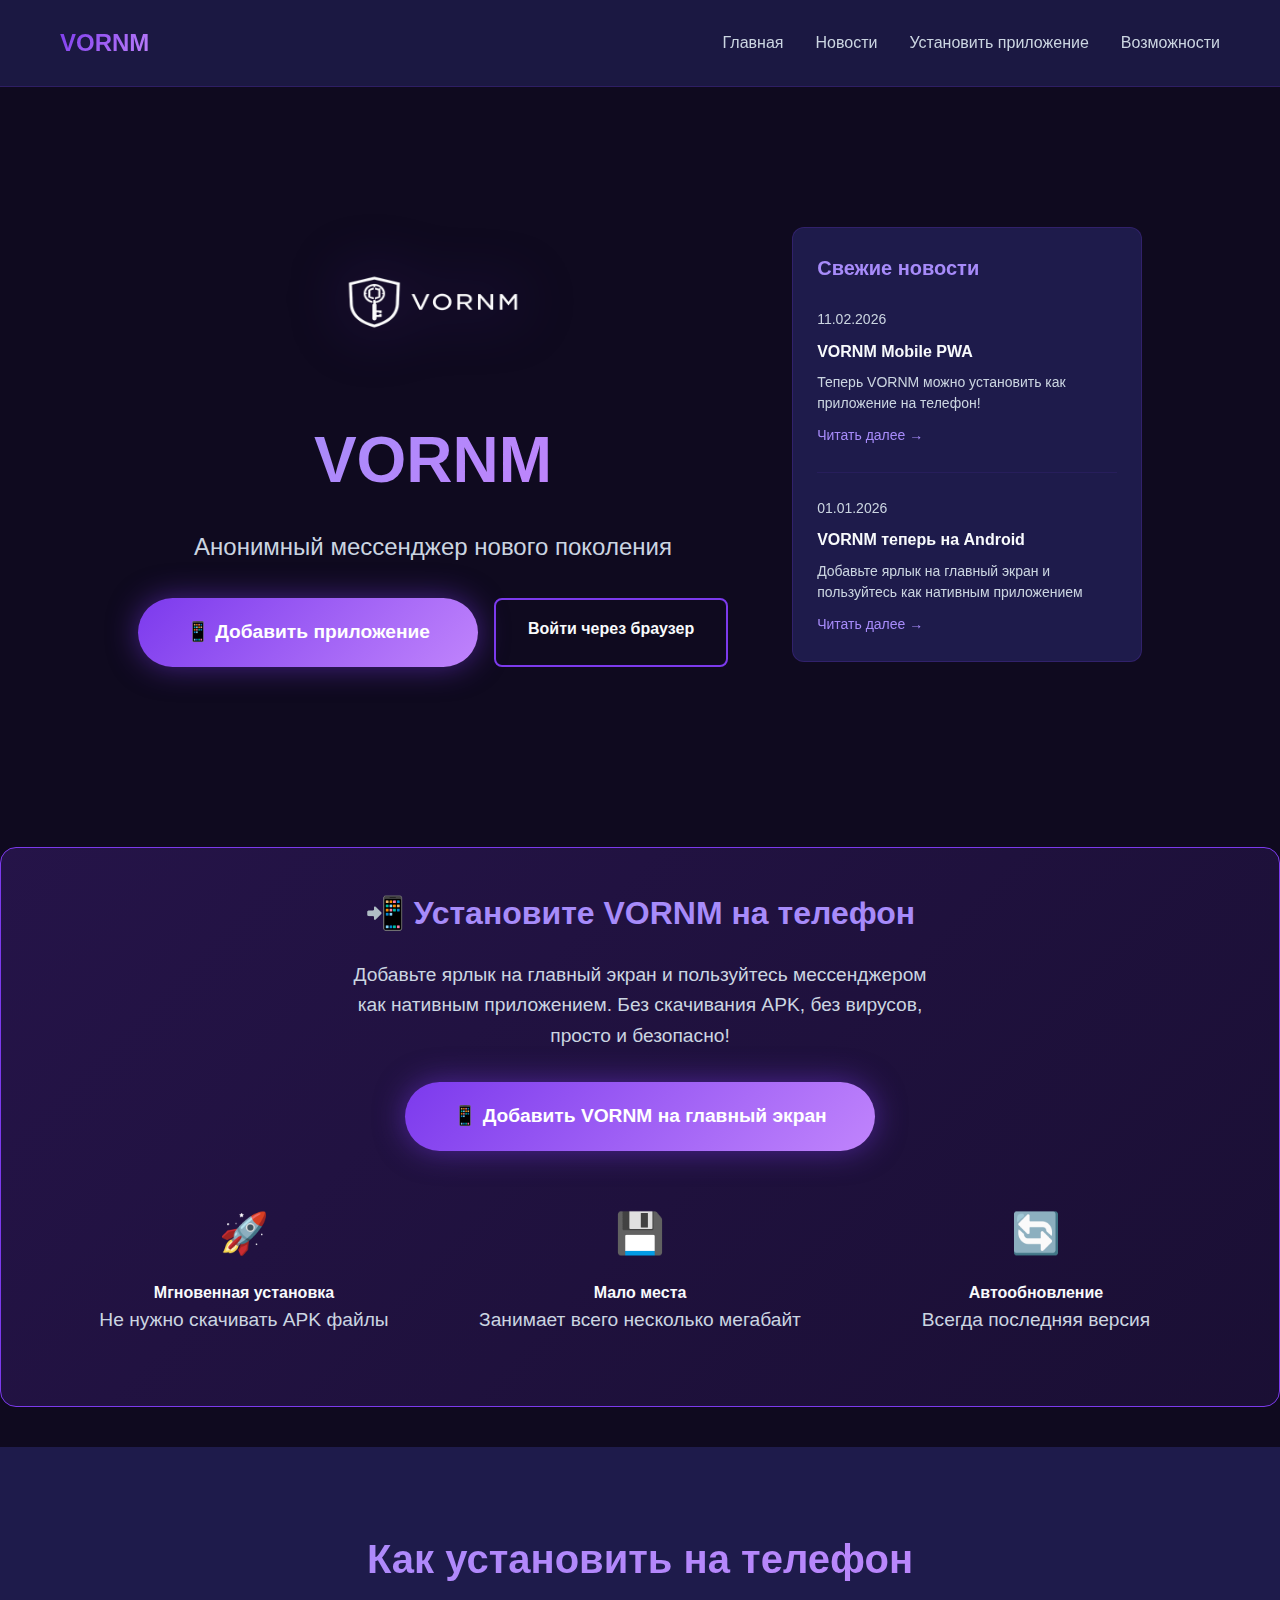
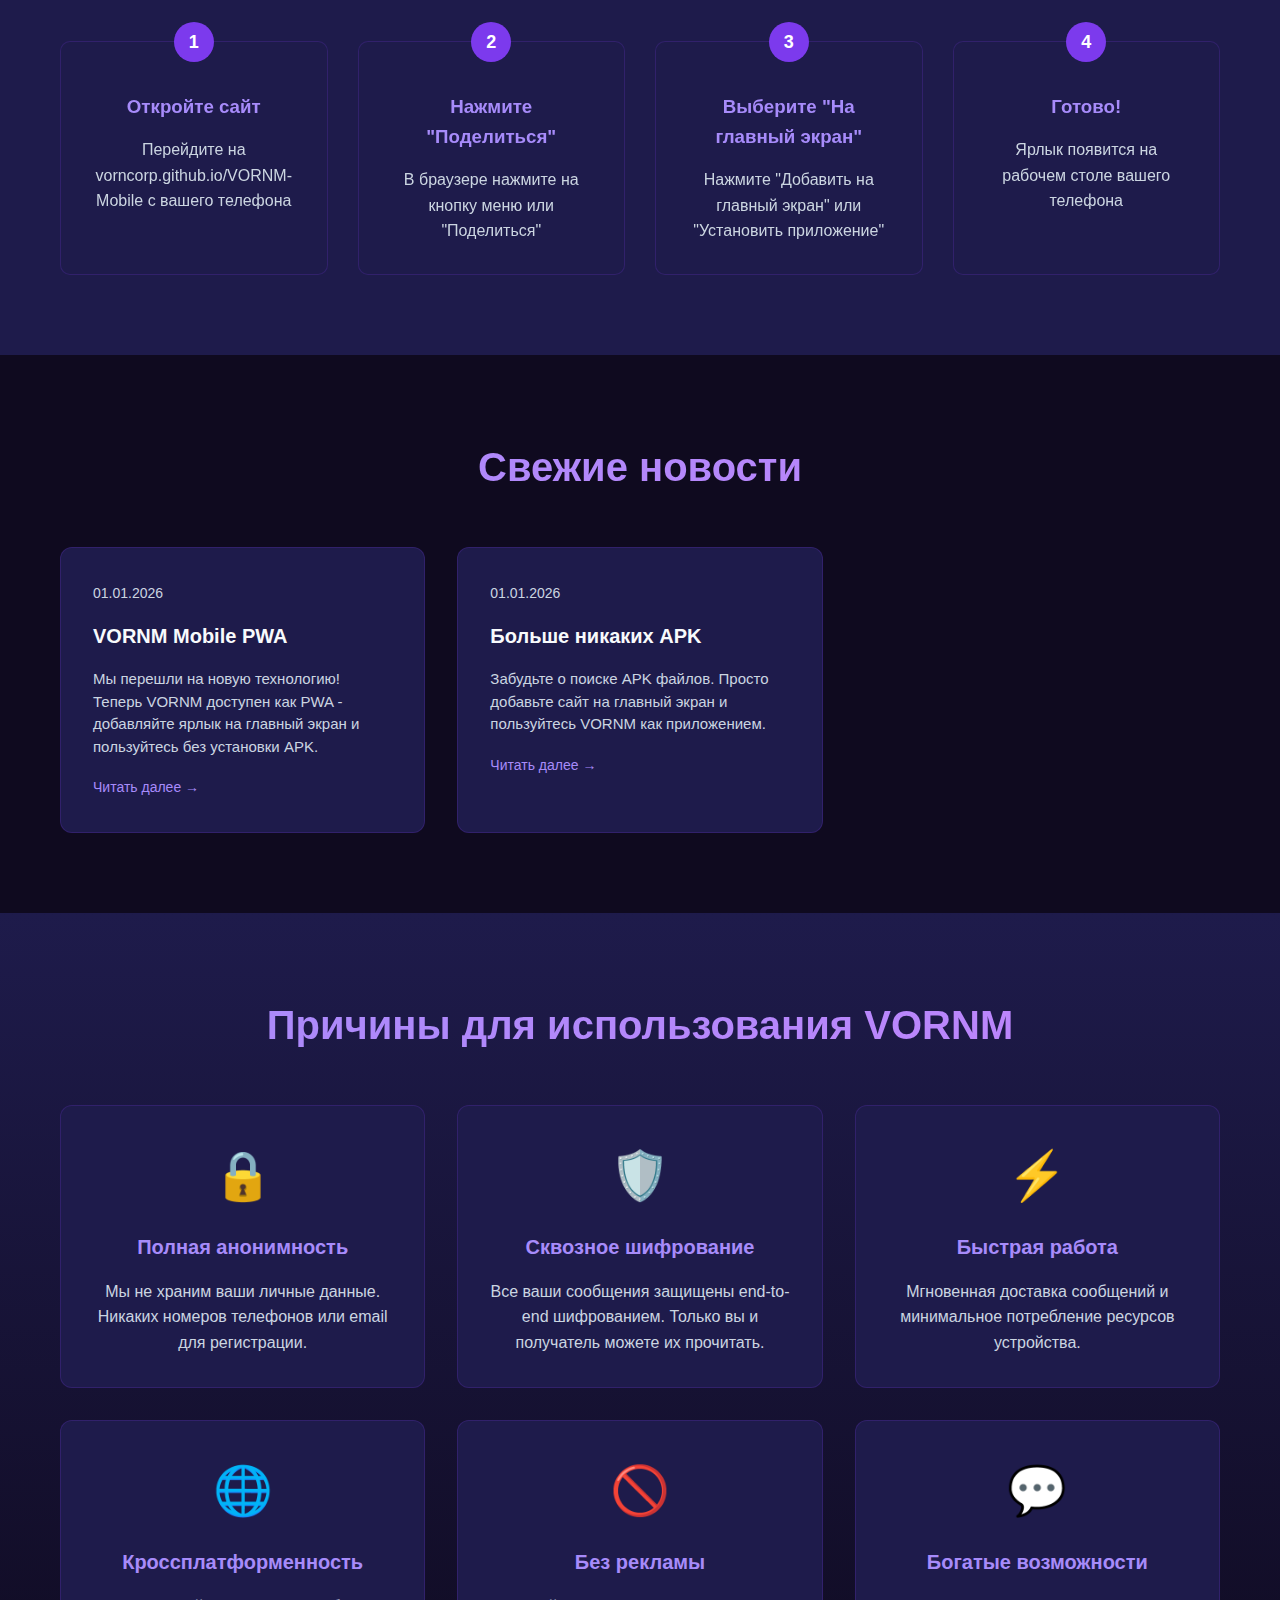
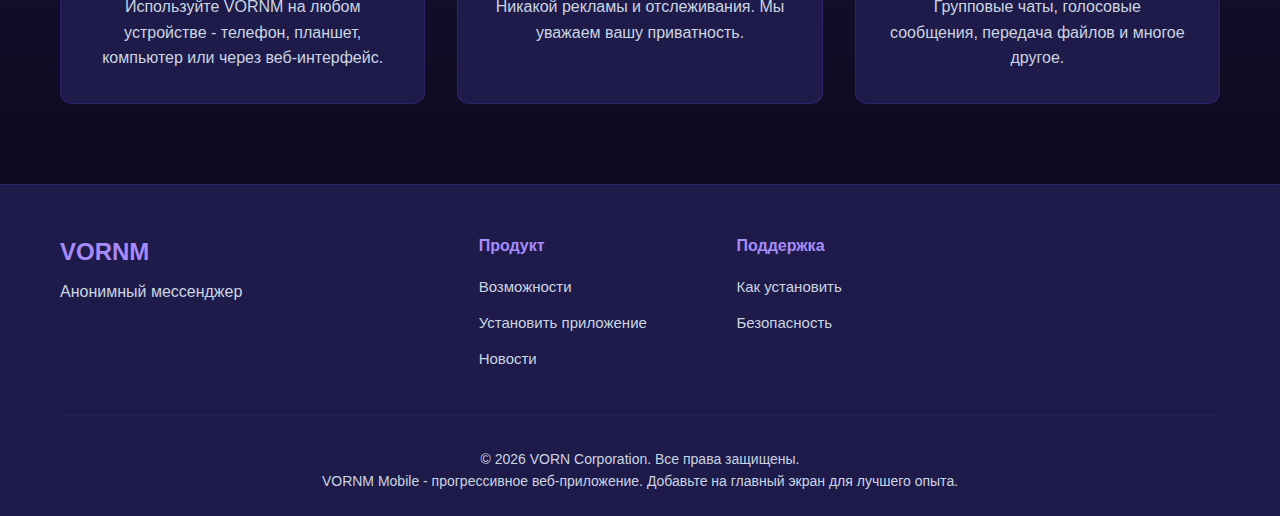
<file: docs/index.html>
<!DOCTYPE html>
<html lang="ru">
<head>
    <meta charset="UTF-8">
    <meta name="viewport" content="width=device-width, initial-scale=1.0">
    <title>VORNM - Анонимный мессенджер</title>
    <link rel="stylesheet" href="css/styles.css">
    <style>
        /* Дополнительные стили для новой концепции */
        .app-install {
            background: linear-gradient(135deg, rgba(124,58,237,0.2) 0%, rgba(124,58,237,0.1) 100%);
            border-radius: 16px;
            padding: 40px;
            margin: 40px 0;
            text-align: center;
            border: 1px solid var(--primary);
        }
        
        .app-install h3 {
            font-size: 2rem;
            margin-bottom: 20px;
            color: var(--primary-light);
        }
        
        .app-install p {
            font-size: 1.2rem;
            margin-bottom: 30px;
            max-width: 600px;
            margin-left: auto;
            margin-right: auto;
            color: var(--text-muted);
        }
        
        .btn-install {
            background: linear-gradient(135deg, var(--primary), var(--secondary));
            padding: 1.2rem 3rem;
            font-size: 1.2rem;
            border-radius: 50px;
            box-shadow: 0 0 30px rgba(124, 58, 237, 0.5);
            animation: pulse 2s infinite;
        }
        
        @keyframes pulse {
            0% {
                box-shadow: 0 0 0 0 rgba(124, 58, 237, 0.7);
            }
            70% {
                box-shadow: 0 0 0 15px rgba(124, 58, 237, 0);
            }
            100% {
                box-shadow: 0 0 0 0 rgba(124, 58, 237, 0);
            }
        }
        
        .install-features {
            display: grid;
            grid-template-columns: repeat(3, 1fr);
            gap: 30px;
            margin-top: 50px;
        }
        
        .install-feature {
            text-align: center;
        }
        
        .install-icon {
            font-size: 2.5rem;
            margin-bottom: 15px;
        }
        
        .instructions {
            padding: 80px 0;
            background-color: var(--bg-card);
        }
        
        .instructions-steps {
            display: grid;
            grid-template-columns: repeat(auto-fit, minmax(250px, 1fr));
            gap: 30px;
            margin-top: 50px;
        }
        
        .instruction-step {
            background: var(--dark);
            padding: 30px;
            border-radius: 10px;
            border: 1px solid rgba(124, 58, 237, 0.2);
            text-align: center;
            position: relative;
        }
        
        .step-number {
            position: absolute;
            top: -20px;
            left: 50%;
            transform: translateX(-50%);
            width: 40px;
            height: 40px;
            background: var(--primary);
            color: white;
            border-radius: 50%;
            display: flex;
            align-items: center;
            justify-content: center;
            font-weight: bold;
            font-size: 18px;
        }
        
        .instruction-step h3 {
            margin-top: 20px;
            margin-bottom: 15px;
            color: var(--primary-light);
        }
        
        .instruction-step p {
            color: var(--text-muted);
            line-height: 1.6;
        }
        
        @media (max-width: 768px) {
            .install-features {
                grid-template-columns: 1fr;
            }
            
            .app-install h3 {
                font-size: 1.5rem;
            }
            
            .instructions-steps {
                grid-template-columns: 1fr;
            }
        }
    </style>
</head>
<body>
    <!-- Header -->
    <header class="header">
        <div class="container">
            <nav class="nav">
                <div class="logo-text">VORNM</div>
                <div class="nav-links">
                    <a href="index.html">Главная</a>
                    <a href="news.html">Новости</a>
                    <a href="https://vorncorp.github.io/VORNM-Mobile/" target="_blank">Установить приложение</a>
                    <a href="#features">Возможности</a>
                </div>
            </nav>
        </div>
    </header>

    <!-- Hero Section -->
    <section class="hero">
        <div class="container hero-container">
            <div class="hero-content">
                <img src="logos/logo.png" alt="VORNM Logo" class="hero-logo">
                <h1 class="hero-title">VORNM</h1>
                <p class="hero-subtitle">Анонимный мессенджер нового поколения</p>
                <div class="hero-buttons">
                    <a href="https://vorncorp.github.io/VORNM-Mobile/" target="_blank" class="btn btn-primary btn-install">📱 Добавить приложение</a>
                    <a href="https://handsomely-shapely-dotterel.cloudpub.ru:443" target="_blank" class="btn btn-secondary">Войти через браузер</a>
                </div>
            </div>

            <!-- Side News -->
            <aside class="side-news">
                <h3 class="side-news-title">Свежие новости</h3>
                <div class="news-list">
                    <article class="news-item">
                        <span class="news-date">11.02.2026</span>
                        <h4 class="news-title">VORNM Mobile PWA</h4>
                        <p class="news-excerpt">Теперь VORNM можно установить как приложение на телефон!</p>
                        <a href="news.html" class="news-link">Читать далее →</a>
                    </article>
                    <article class="news-item">
                        <span class="news-date">01.01.2026</span>
                        <h4 class="news-title">VORNM теперь на Android</h4>
                        <p class="news-excerpt">Добавьте ярлык на главный экран и пользуйтесь как нативным приложением</p>
                        <a href="news.html" class="news-link">Читать далее →</a>
                    </article>
                </div>
            </aside>
        </div>
    </section>

    <!-- App Install Section -->
    <section class="app-install" id="install">
        <div class="container">
            <h3>📲 Установите VORNM на телефон</h3>
            <p>Добавьте ярлык на главный экран и пользуйтесь мессенджером как нативным приложением. Без скачивания APK, без вирусов, просто и безопасно!</p>
            
            <a href="https://vorncorp.github.io/VORNM-Mobile/" target="_blank" class="btn btn-primary btn-install">
                📱 Добавить VORNM на главный экран
            </a>
            
            <div class="install-features">
                <div class="install-feature">
                    <div class="install-icon">🚀</div>
                    <h4>Мгновенная установка</h4>
                    <p>Не нужно скачивать APK файлы</p>
                </div>
                <div class="install-feature">
                    <div class="install-icon">💾</div>
                    <h4>Мало места</h4>
                    <p>Занимает всего несколько мегабайт</p>
                </div>
                <div class="install-feature">
                    <div class="install-icon">🔄</div>
                    <h4>Автообновление</h4>
                    <p>Всегда последняя версия</p>
                </div>
            </div>
        </div>
    </section>

    <!-- Instructions Section -->
    <section class="instructions" id="instructions">
        <div class="container">
            <h2 class="section-title">Как установить на телефон</h2>
            <div class="instructions-steps">
                <div class="instruction-step">
                    <div class="step-number">1</div>
                    <h3>Откройте сайт</h3>
                    <p>Перейдите на vorncorp.github.io/VORNM-Mobile с вашего телефона</p>
                </div>
                <div class="instruction-step">
                    <div class="step-number">2</div>
                    <h3>Нажмите "Поделиться"</h3>
                    <p>В браузере нажмите на кнопку меню или "Поделиться"</p>
                </div>
                <div class="instruction-step">
                    <div class="step-number">3</div>
                    <h3>Выберите "На главный экран"</h3>
                    <p>Нажмите "Добавить на главный экран" или "Установить приложение"</p>
                </div>
                <div class="instruction-step">
                    <div class="step-number">4</div>
                    <h3>Готово!</h3>
                    <p>Ярлык появится на рабочем столе вашего телефона</p>
                </div>
            </div>
        </div>
    </section>

    <!-- News Section -->
    <section class="news-section">
        <div class="container">
            <h2 class="section-title">Свежие новости</h2>
            <div class="news-grid">
                <article class="news-card">
                    <span class="news-date">01.01.2026</span>
                    <h3 class="news-title">VORNM Mobile PWA</h3>
                    <p class="news-excerpt">Мы перешли на новую технологию! Теперь VORNM доступен как PWA - добавляйте ярлык на главный экран и пользуйтесь без установки APK.</p>
                    <a href="news.html" class="news-link">Читать далее →</a>
                </article>
                <article class="news-card">
                    <span class="news-date">01.01.2026</span>
                    <h3 class="news-title">Больше никаких APK</h3>
                    <p class="news-excerpt">Забудьте о поиске APK файлов. Просто добавьте сайт на главный экран и пользуйтесь VORNM как приложением.</p>
                    <a href="news.html" class="news-link">Читать далее →</a>
                </article>
            </div>
        </div>
    </section>

    <!-- Features Section -->
    <section class="features" id="features">
        <div class="container">
            <h2 class="section-title">Причины для использования VORNM</h2>
            <div class="features-grid">
                <div class="feature-card">
                    <div class="feature-icon">🔒</div>
                    <h3>Полная анонимность</h3>
                    <p>Мы не храним ваши личные данные. Никаких номеров телефонов или email для регистрации.</p>
                </div>
                <div class="feature-card">
                    <div class="feature-icon">🛡️</div>
                    <h3>Сквозное шифрование</h3>
                    <p>Все ваши сообщения защищены end-to-end шифрованием. Только вы и получатель можете их прочитать.</p>
                </div>
                <div class="feature-card">
                    <div class="feature-icon">⚡</div>
                    <h3>Быстрая работа</h3>
                    <p>Мгновенная доставка сообщений и минимальное потребление ресурсов устройства.</p>
                </div>
                <div class="feature-card">
                    <div class="feature-icon">🌐</div>
                    <h3>Кроссплатформенность</h3>
                    <p>Используйте VORNM на любом устройстве - телефон, планшет, компьютер или через веб-интерфейс.</p>
                </div>
                <div class="feature-card">
                    <div class="feature-icon">🚫</div>
                    <h3>Без рекламы</h3>
                    <p>Никакой рекламы и отслеживания. Мы уважаем вашу приватность.</p>
                </div>
                <div class="feature-card">
                    <div class="feature-icon">💬</div>
                    <h3>Богатые возможности</h3>
                    <p>Групповые чаты, голосовые сообщения, передача файлов и многое другое.</p>
                </div>
            </div>
        </div>
    </section>

    <!-- Footer -->
    <footer class="footer">
        <div class="container">
            <div class="footer-content">
                <div class="footer-brand">
                    <h3>VORNM</h3>
                    <p>Анонимный мессенджер</p>
                </div>
                <div class="footer-links">
                    <div class="footer-column">
                        <h4>Продукт</h4>
                        <a href="#features">Возможности</a>
                        <a href="https://vorncorp.github.io/VORNM-Mobile/" target="_blank">Установить приложение</a>
                        <a href="news.html">Новости</a>
                    </div>
                    <div class="footer-column">
                        <h4>Поддержка</h4>
                        <a href="#instructions">Как установить</a>
                        <a href="#features">Безопасность</a>
                    </div>
                </div>
            </div>
            <div class="footer-bottom">
                <p>&copy; 2026 VORN Corporation. Все права защищены.</p>
                <p class="footer-note">VORNM Mobile - прогрессивное веб-приложение. Добавьте на главный экран для лучшего опыта.</p>
            </div>
        </div>
    </footer>

    <script>
        document.addEventListener('DOMContentLoaded', function() {
            // Плавный скролл для якорных ссылок
            document.querySelectorAll('a[href^="#"]').forEach(anchor => {
                anchor.addEventListener('click', function (e) {
                    e.preventDefault();
                    
                    const targetId = this.getAttribute('href');
                    if (targetId === '#') return;
                    
                    const targetElement = document.querySelector(targetId);
                    if (targetElement) {
                        targetElement.scrollIntoView({
                            behavior: 'smooth',
                            block: 'start'
                        });
                    }
                });
            });
            
            // Обработка кнопки "Войти через браузер"
            const webLoginBtn = document.querySelector('.btn-secondary');
            if (webLoginBtn) {
                webLoginBtn.addEventListener('click', function(e) {
                    e.preventDefault();
                    window.open('https://handsomely-shapely-dotterel.cloudpub.ru:443', '_blank');
                });
            }
        });
    </script>
</body>
</html>
</file>
<file: docs/css/styles.css>
/* CSS Reset and Base Styles */
* {
  margin: 0;
  padding: 0;
  box-sizing: border-box;
}

:root {
  /* Purple color palette */
  --primary: #7c3aed;
  --primary-dark: #6d28d9;
  --primary-light: #a78bfa;
  --secondary: #c084fc;
  --accent: #e9d5ff;
  --dark: #1e1b4b;
  --dark-alt: #312e81;
  --text: #f8fafc;
  --text-muted: #cbd5e1;
  --bg: #0f0a1f;
  --bg-card: #1e1b4b;
  --bg-card-hover: #312e81;
}

body {
  font-family: -apple-system, BlinkMacSystemFont, "Segoe UI", Roboto, "Helvetica Neue", Arial, sans-serif;
  background: var(--bg);
  color: var(--text);
  line-height: 1.6;
  overflow-x: hidden;
}

a {
  text-decoration: none;
  color: inherit;
  transition: color 0.3s ease;
}

/* Container */
.container {
  max-width: 1200px;
  margin: 0 auto;
  padding: 0 20px;
}

/* Header */
.header {
  background: rgba(30, 27, 75, 0.8);
  backdrop-filter: blur(10px);
  position: sticky;
  top: 0;
  z-index: 100;
  border-bottom: 1px solid rgba(124, 58, 237, 0.2);
}

.nav {
  display: flex;
  justify-content: space-between;
  align-items: center;
  padding: 1.5rem 0;
}

.logo-text {
  font-size: 1.5rem;
  font-weight: bold;
  background: linear-gradient(135deg, var(--primary), var(--secondary));
  -webkit-background-clip: text;
  -webkit-text-fill-color: transparent;
  background-clip: text;
}

.nav-links {
  display: flex;
  gap: 2rem;
}

.nav-links a {
  color: var(--text-muted);
  font-weight: 500;
}

.nav-links a:hover {
  color: var(--primary-light);
}

/* Hero Section */
.hero {
  padding: 4rem 0;
  min-height: 80vh;
  display: flex;
  align-items: center;
}

.hero-container {
  display: grid;
  grid-template-columns: 1fr 350px;
  gap: 4rem;
  align-items: start;
}

.hero-content {
  text-align: center;
  display: flex;
  flex-direction: column;
  align-items: center;
  justify-content: center;
}

.hero-logo {
  width: 300px;
  height: 150px;
  margin-bottom: 2rem;
  filter: drop-shadow(0 0 30px rgba(124, 58, 237, 0.5));
}

.hero-title {
  font-size: 4rem;
  font-weight: bold;
  margin-bottom: 1rem;
  background: linear-gradient(135deg, var(--primary-light), var(--secondary));
  -webkit-background-clip: text;
  -webkit-text-fill-color: transparent;
  background-clip: text;
}

.hero-subtitle {
  font-size: 1.5rem;
  color: var(--text-muted);
  margin-bottom: 2rem;
}

.hero-buttons {
  display: flex;
  gap: 1rem;
}

/* Buttons */
.btn {
  padding: 1rem 2rem;
  border-radius: 8px;
  font-weight: 600;
  font-size: 1rem;
  cursor: pointer;
  border: none;
  transition: all 0.3s ease;
  display: inline-block;
}

.btn-primary {
  background: var(--primary);
  color: white;
}

.btn-primary:hover {
  background: var(--primary-dark);
  transform: translateY(-2px);
  box-shadow: 0 10px 25px rgba(124, 58, 237, 0.3);
}

.btn-secondary {
  background: transparent;
  color: var(--text);
  border: 2px solid var(--primary);
}

.btn-secondary:hover {
  background: var(--primary);
  transform: translateY(-2px);
}

/* Side News */
.side-news {
  background: var(--bg-card);
  border-radius: 12px;
  padding: 1.5rem;
  border: 1px solid rgba(124, 58, 237, 0.2);
  position: sticky;
  top: 100px;
}

.side-news-title {
  font-size: 1.25rem;
  margin-bottom: 1.5rem;
  color: var(--primary-light);
}

.news-list {
  display: flex;
  flex-direction: column;
  gap: 1.5rem;
}

.news-item {
  padding-bottom: 1.5rem;
  border-bottom: 1px solid rgba(124, 58, 237, 0.1);
}

.news-item:last-child {
  border-bottom: none;
  padding-bottom: 0;
}

.news-date {
  font-size: 0.875rem;
  color: var(--text-muted);
  display: block;
  margin-bottom: 0.5rem;
}

.news-title {
  font-size: 1rem;
  margin-bottom: 0.5rem;
  color: var(--text);
}

.news-excerpt {
  font-size: 0.875rem;
  color: var(--text-muted);
  line-height: 1.5;
  margin-bottom: 0.5rem;
}

.news-link {
  font-size: 0.875rem;
  color: var(--primary-light);
  font-weight: 500;
}

.news-link:hover {
  color: var(--secondary);
}

/* Section Title */
.section-title {
  text-align: center;
  font-size: 2.5rem;
  margin-bottom: 3rem;
  background: linear-gradient(135deg, var(--primary-light), var(--secondary));
  -webkit-background-clip: text;
  -webkit-text-fill-color: transparent;
  background-clip: text;
}

/* News Section */
.news-section {
  padding: 5rem 0;
  background: var(--bg);
}

.news-grid {
  display: grid;
  grid-template-columns: repeat(3, 1fr);
  gap: 2rem;
}

.news-card {
  background: var(--bg-card);
  padding: 2rem;
  border-radius: 12px;
  border: 1px solid rgba(124, 58, 237, 0.2);
  transition: all 0.3s ease;
}

.news-card:hover {
  transform: translateY(-5px);
  border-color: var(--primary);
  box-shadow: 0 10px 30px rgba(124, 58, 237, 0.2);
}

.news-card .news-date {
  display: inline-block;
  margin-bottom: 1rem;
}

.news-card .news-title {
  font-size: 1.25rem;
  margin-bottom: 1rem;
}

.news-card .news-excerpt {
  font-size: 0.938rem;
  margin-bottom: 1rem;
}

/* Features Section */
.features {
  padding: 5rem 0;
  background: linear-gradient(180deg, var(--dark) 0%, var(--bg) 100%);
}

.features-grid {
  display: grid;
  grid-template-columns: repeat(3, 1fr);
  gap: 2rem;
}

.feature-card {
  background: var(--bg-card);
  padding: 2rem;
  border-radius: 12px;
  text-align: center;
  border: 1px solid rgba(124, 58, 237, 0.2);
  transition: all 0.3s ease;
}

.feature-card:hover {
  transform: translateY(-5px);
  border-color: var(--primary);
  background: var(--bg-card-hover);
}

.feature-icon {
  font-size: 3rem;
  margin-bottom: 1rem;
}

.feature-card h3 {
  font-size: 1.25rem;
  margin-bottom: 1rem;
  color: var(--primary-light);
}

.feature-card p {
  color: var(--text-muted);
  line-height: 1.6;
}

/* Footer */
.footer {
  background: var(--dark);
  padding: 3rem 0 1.5rem;
  border-top: 1px solid rgba(124, 58, 237, 0.2);
}

.footer-content {
  display: grid;
  grid-template-columns: 1fr 2fr;
  gap: 3rem;
  margin-bottom: 2rem;
}

.footer-brand h3 {
  font-size: 1.5rem;
  margin-bottom: 0.5rem;
  color: var(--primary-light);
}

.footer-brand p {
  color: var(--text-muted);
}

.footer-links {
  display: grid;
  grid-template-columns: repeat(3, 1fr);
  gap: 2rem;
}

.footer-column h4 {
  margin-bottom: 1rem;
  color: var(--primary-light);
}

.footer-column a {
  display: block;
  margin-bottom: 0.75rem;
  color: var(--text-muted);
  font-size: 0.938rem;
}

.footer-column a:hover {
  color: var(--primary-light);
}

.footer-bottom {
  text-align: center;
  padding-top: 2rem;
  border-top: 1px solid rgba(124, 58, 237, 0.1);
}

.footer-bottom p {
  color: var(--text-muted);
  font-size: 0.875rem;
}

/* News Page */
.news-page {
  padding: 3rem 0;
  min-height: calc(100vh - 200px);
}

.page-title {
  font-size: 3rem;
  text-align: center;
  margin-bottom: 3rem;
  background: linear-gradient(135deg, var(--primary-light), var(--secondary));
  -webkit-background-clip: text;
  -webkit-text-fill-color: transparent;
  background-clip: text;
}

.news-article {
  background: var(--bg-card);
  border-radius: 12px;
  padding: 2.5rem;
  margin-bottom: 2rem;
  border: 1px solid rgba(124, 58, 237, 0.2);
}

.article-header {
  display: flex;
  gap: 1rem;
  margin-bottom: 1.5rem;
  align-items: center;
}

.article-date {
  font-size: 0.875rem;
  color: var(--text-muted);
}

.article-category {
  font-size: 0.875rem;
  background: var(--primary);
  color: white;
  padding: 0.25rem 0.75rem;
  border-radius: 4px;
}

.article-title {
  font-size: 2rem;
  margin-bottom: 1.5rem;
  color: var(--primary-light);
}

.article-content {
  line-height: 1.8;
}

.article-content p {
  margin-bottom: 1rem;
  color: var(--text-muted);
}

.article-content h3 {
  font-size: 1.5rem;
  margin: 1.5rem 0 1rem;
  color: var(--text);
}

.article-content h4 {
  font-size: 1.2rem;
  margin: 1.2rem 0 0.8rem;
  color: var(--primary-light);
}

.article-content ul {
  margin-left: 2rem;
  margin-bottom: 1rem;
}

.article-content li {
  margin-bottom: 0.75rem;
  color: var(--text-muted);
}

.article-content strong {
  color: var(--primary-light);
}

/* Responsive Design */
@media (max-width: 1024px) {
  .hero-container {
    grid-template-columns: 1fr;
  }

  .side-news {
    position: relative;
    top: 0;
  }

  .features-grid,
  .news-grid {
    grid-template-columns: repeat(2, 1fr);
  }
}

@media (max-width: 768px) {
  .nav {
    flex-direction: column;
    gap: 1rem;
  }

  .nav-links {
    gap: 1rem;
    font-size: 0.875rem;
  }

  .hero-title {
    font-size: 2.5rem;
  }

  .hero-subtitle {
    font-size: 1.125rem;
  }

  .hero-buttons {
    flex-direction: column;
    width: 100%;
  }

  .features-grid,
  .news-grid {
    grid-template-columns: 1fr;
  }

  .footer-content {
    grid-template-columns: 1fr;
  }

  .footer-links {
    grid-template-columns: 1fr;
  }

  .section-title {
    font-size: 2rem;
  }

  .article-title {
    font-size: 1.5rem;
  }
}

@media (max-width: 480px) {
  .hero-logo {
    width: 100px;
    height: 100px;
  }

  .hero-title {
    font-size: 2rem;
  }

  .nav-links {
    gap: 0.75rem;
    font-size: 0.75rem;
  }
}
</file>
